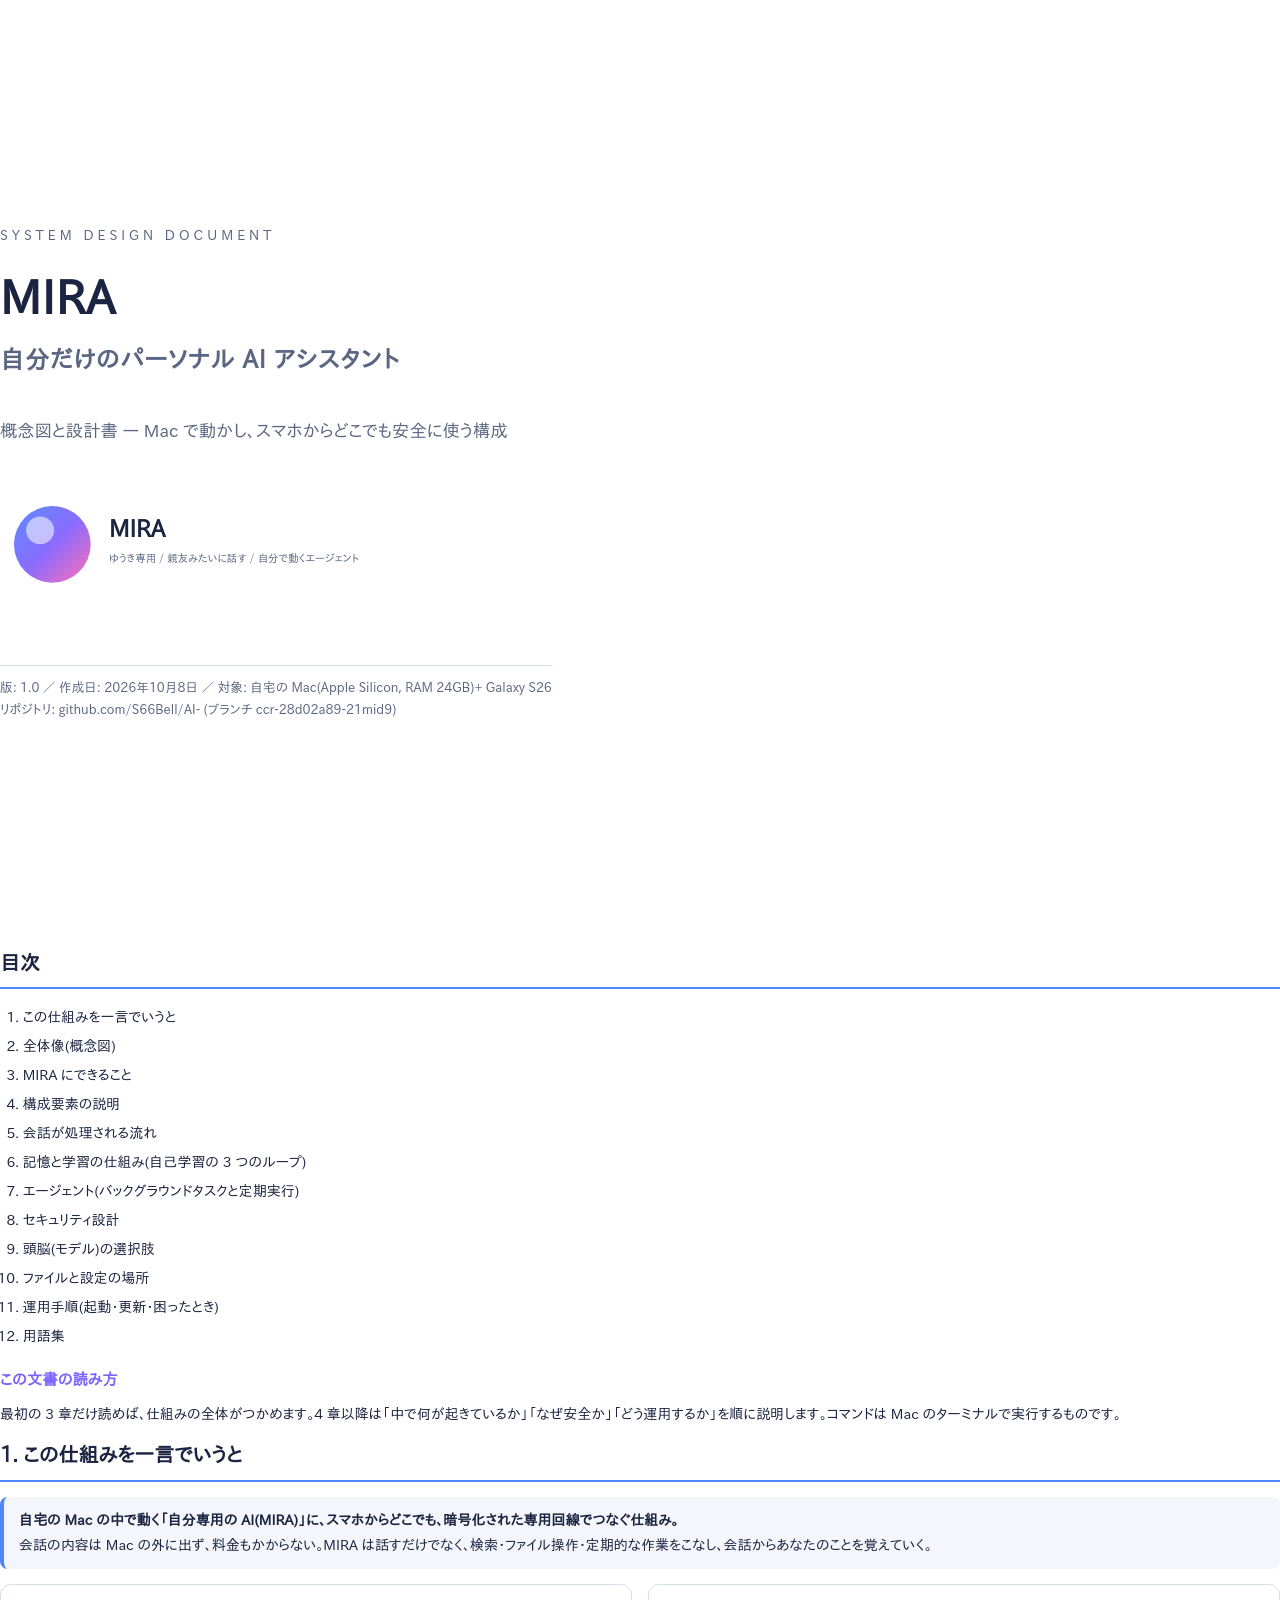
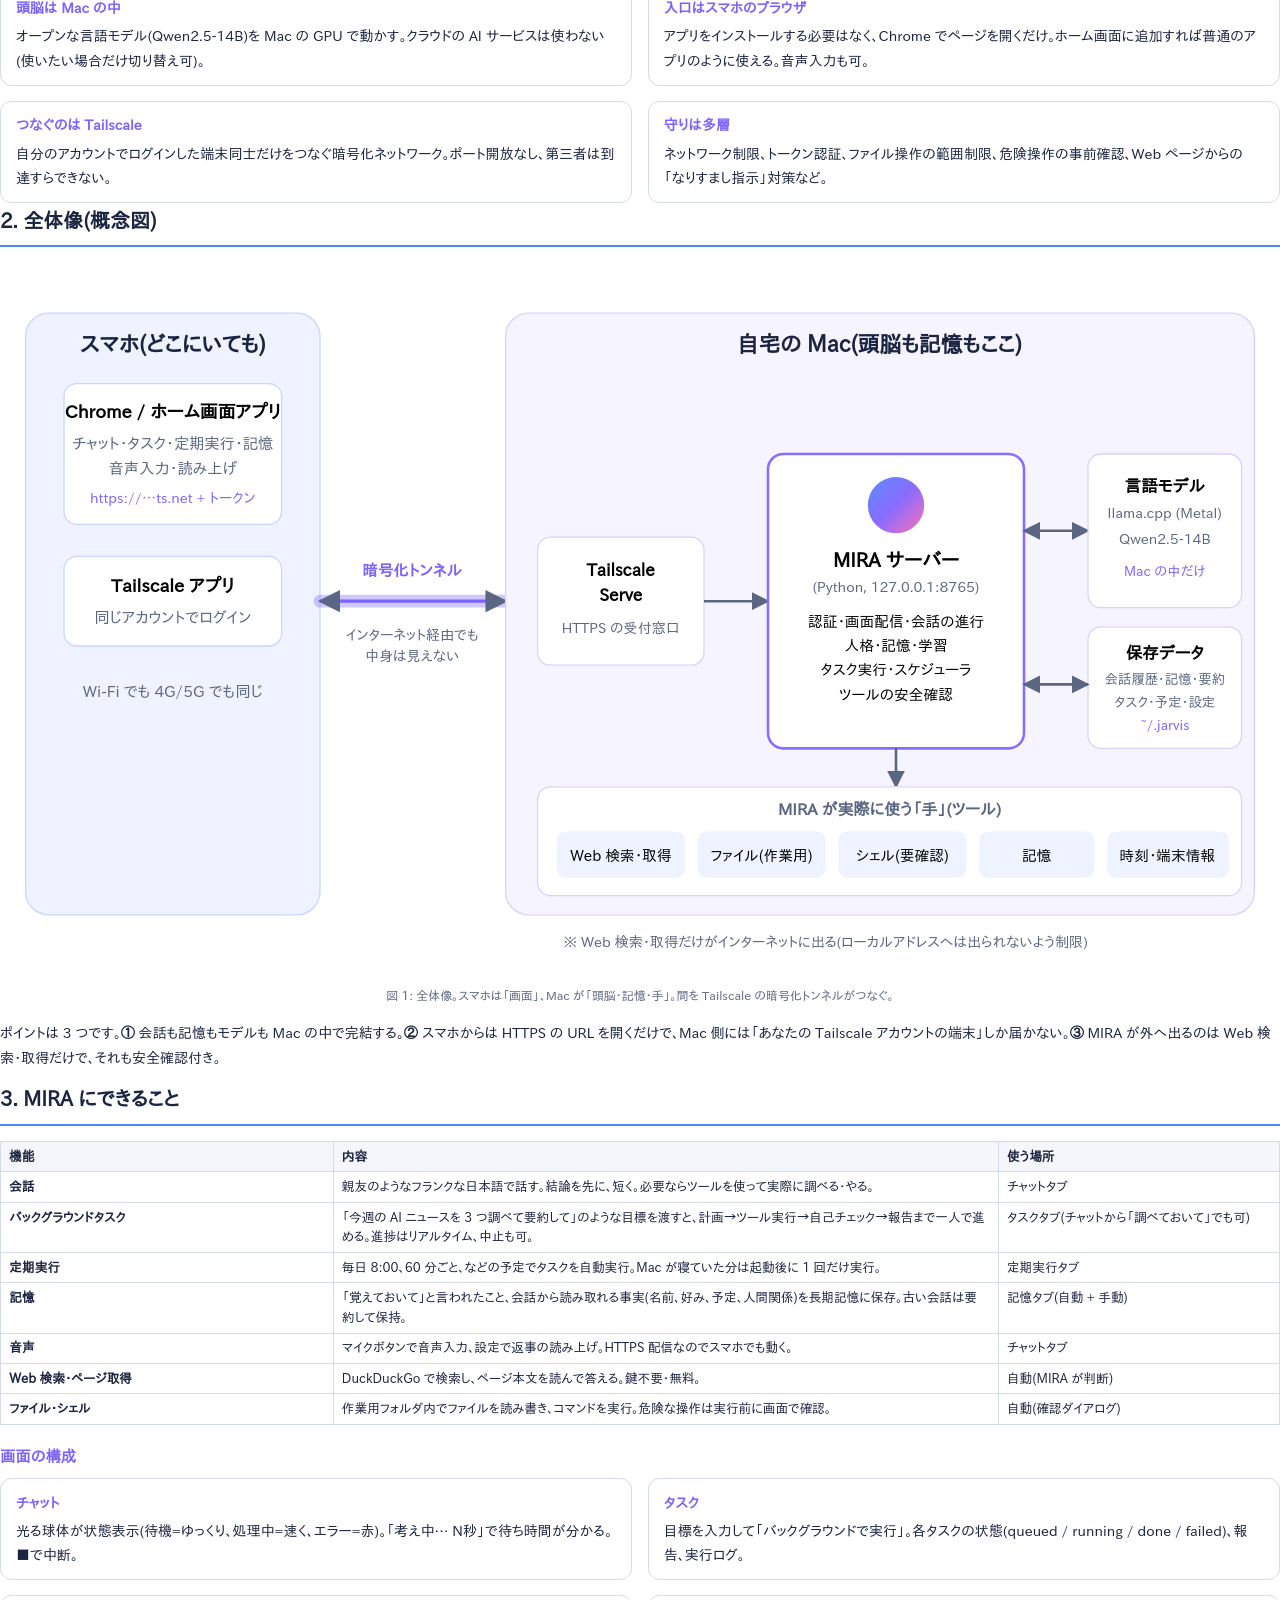
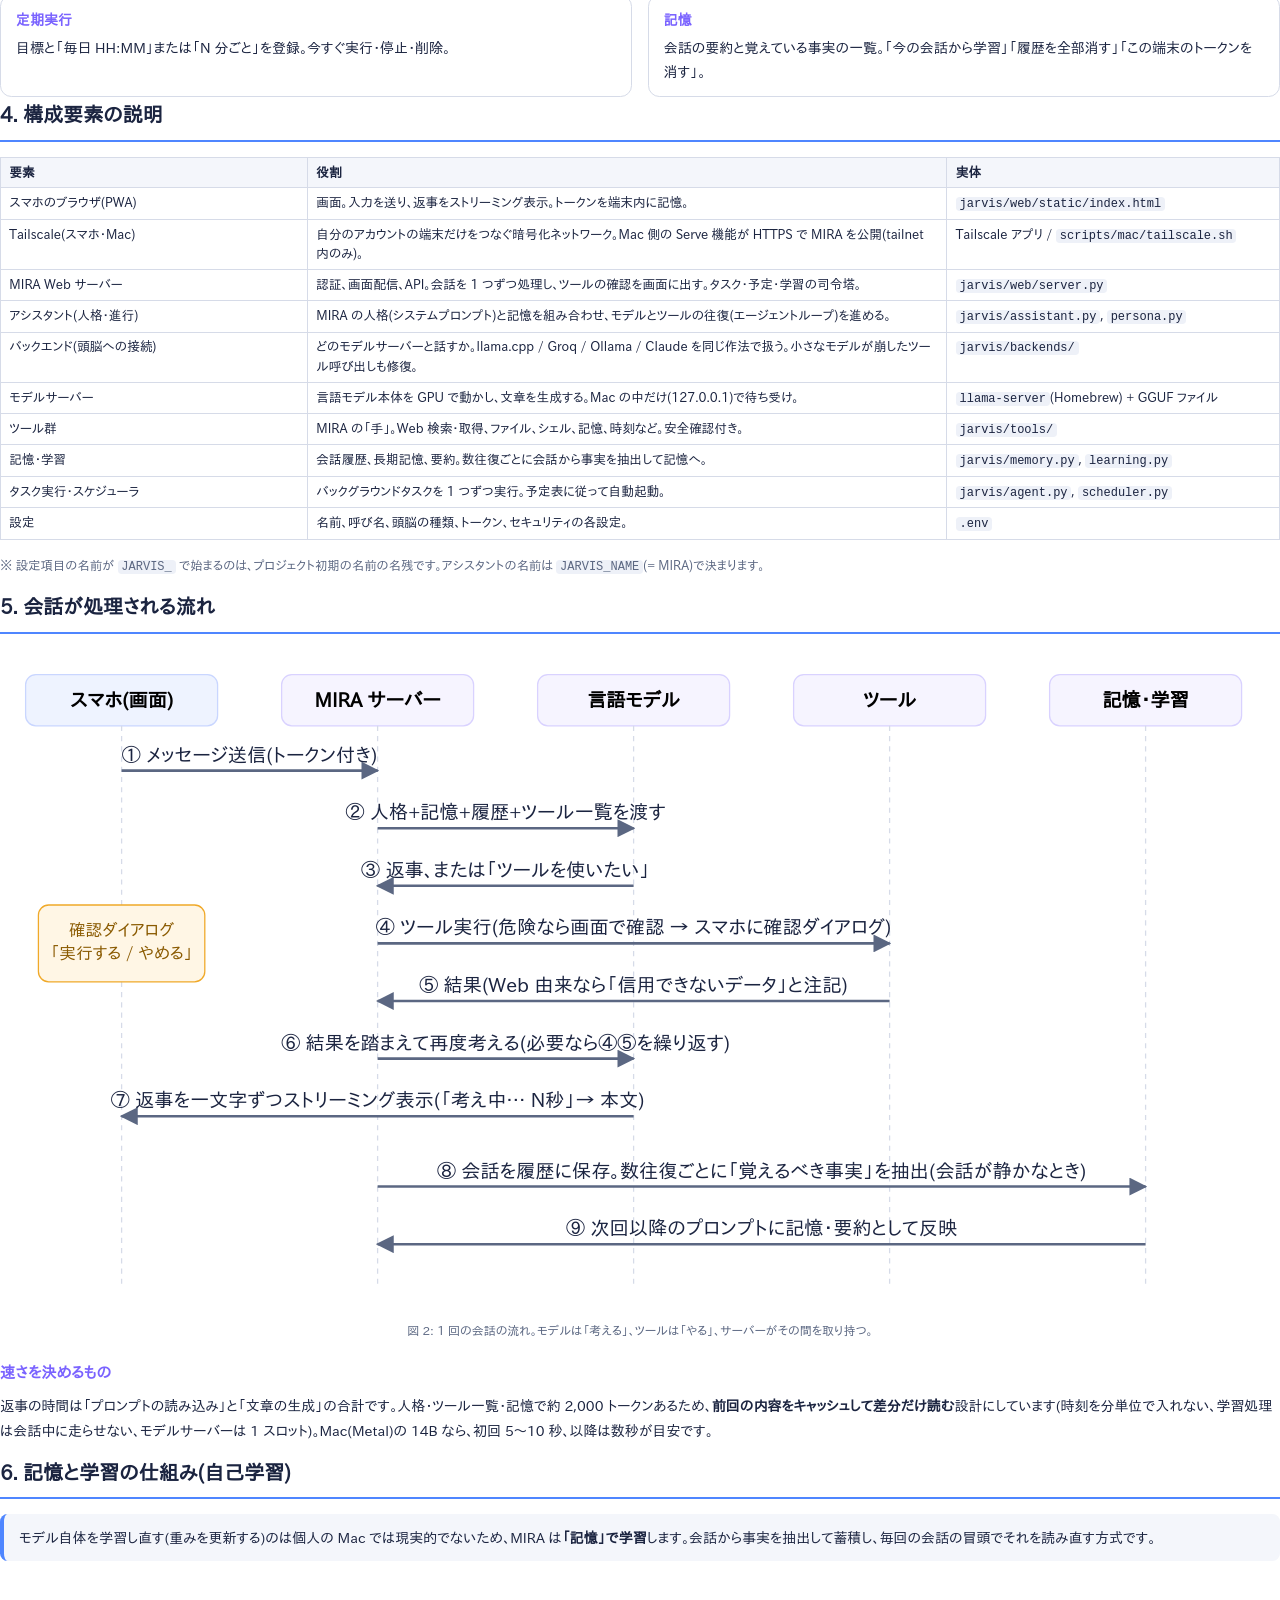
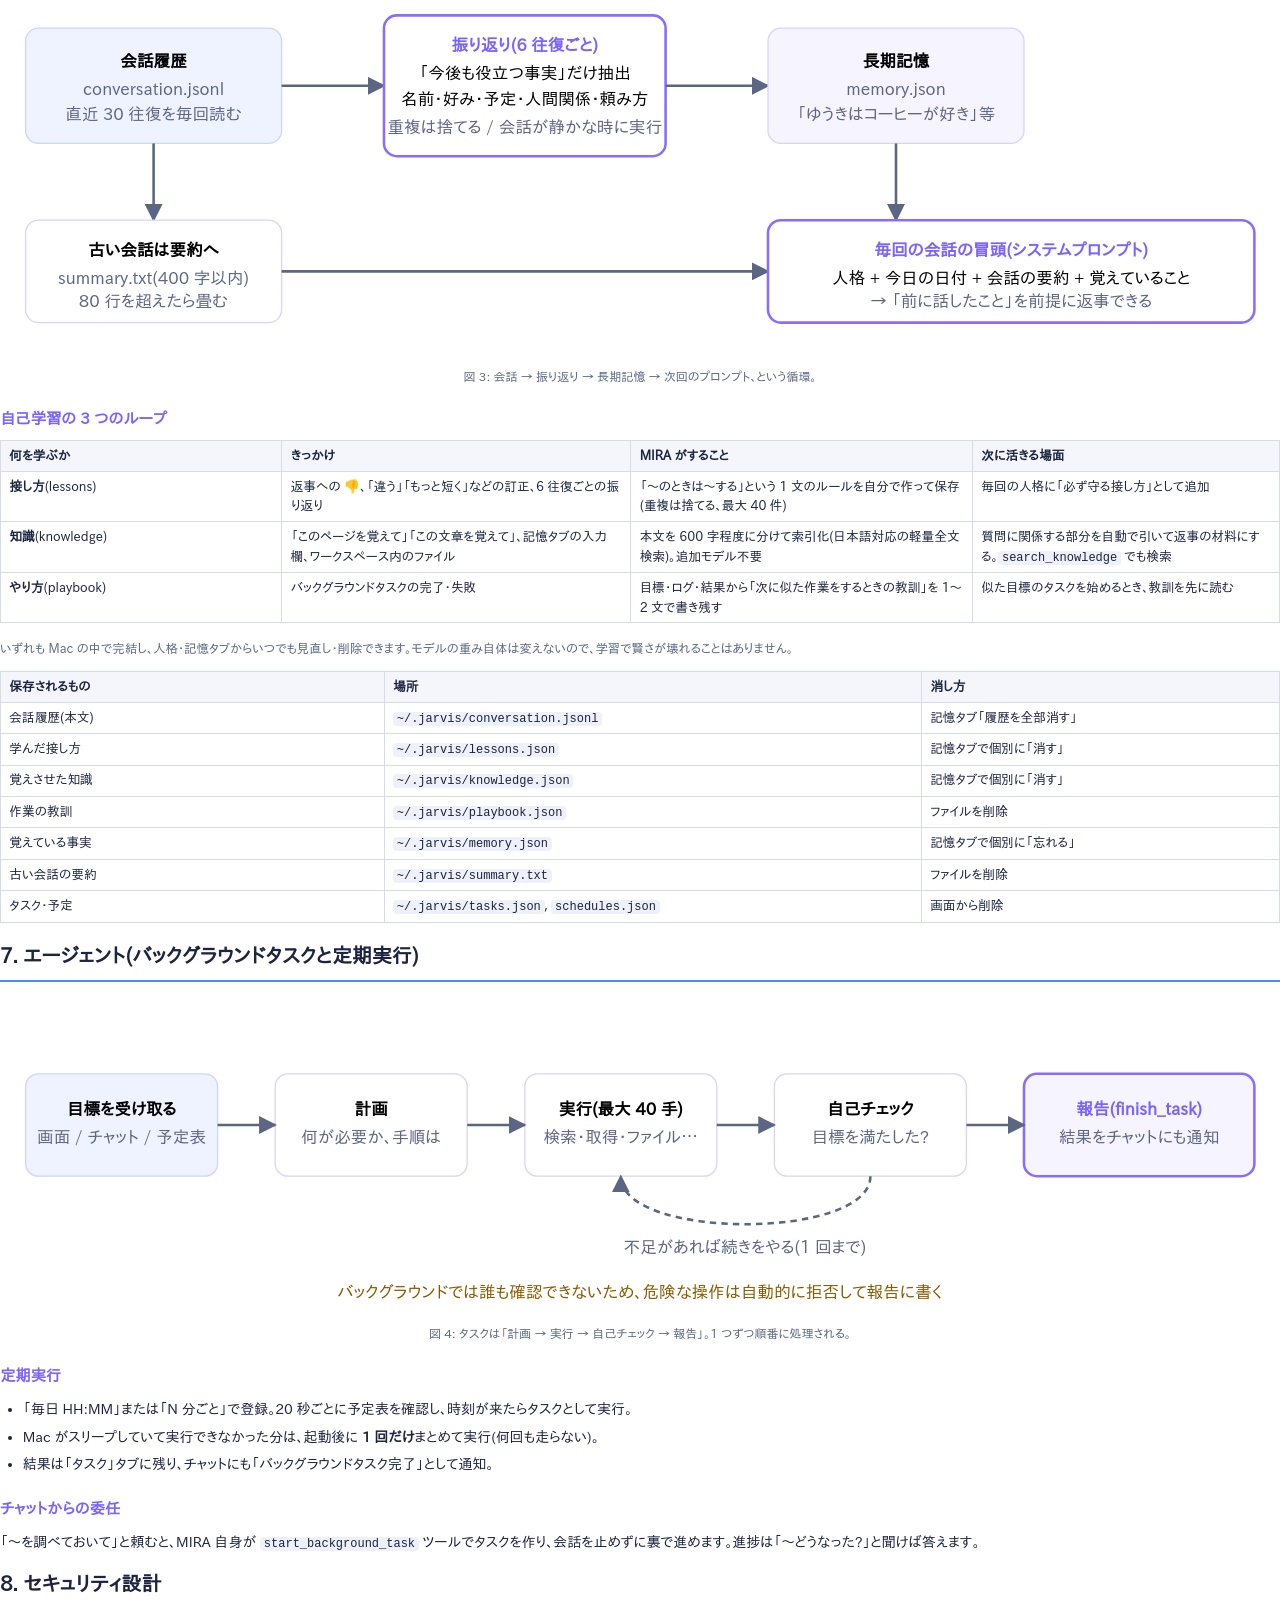
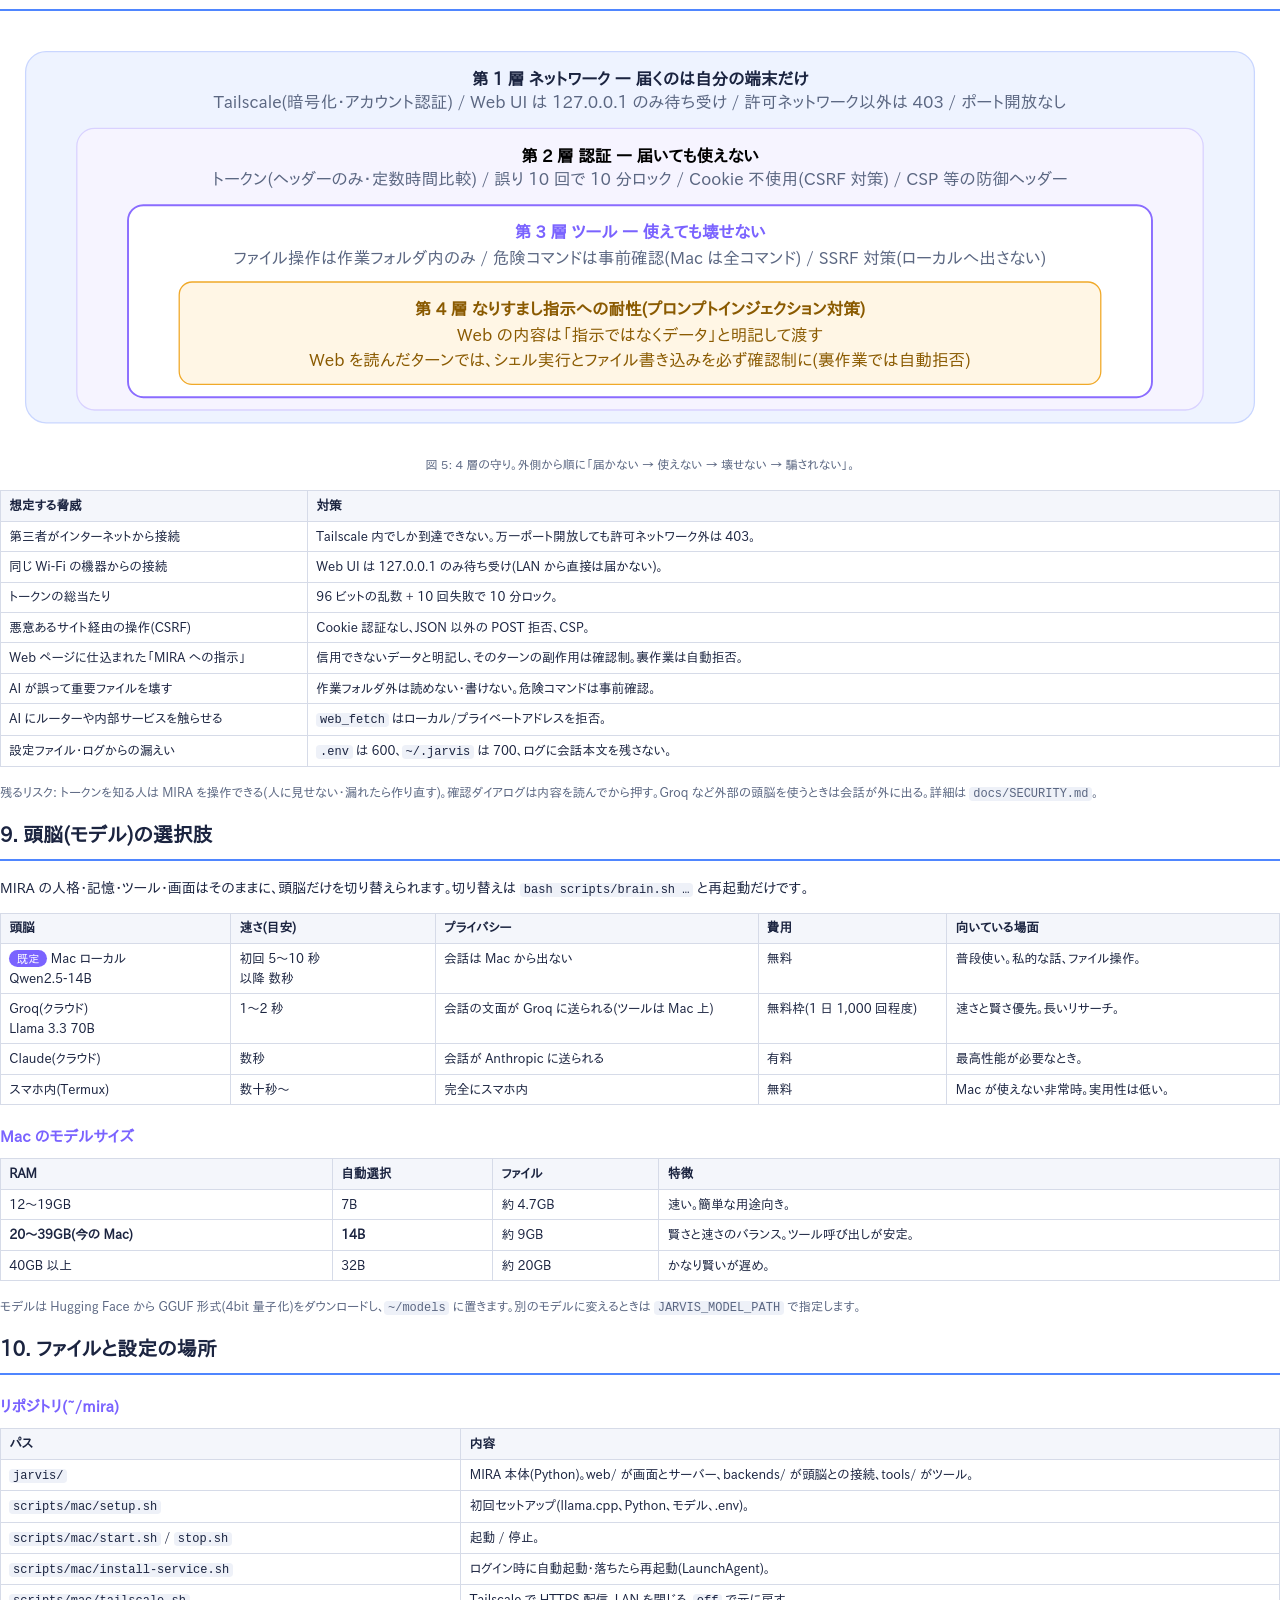
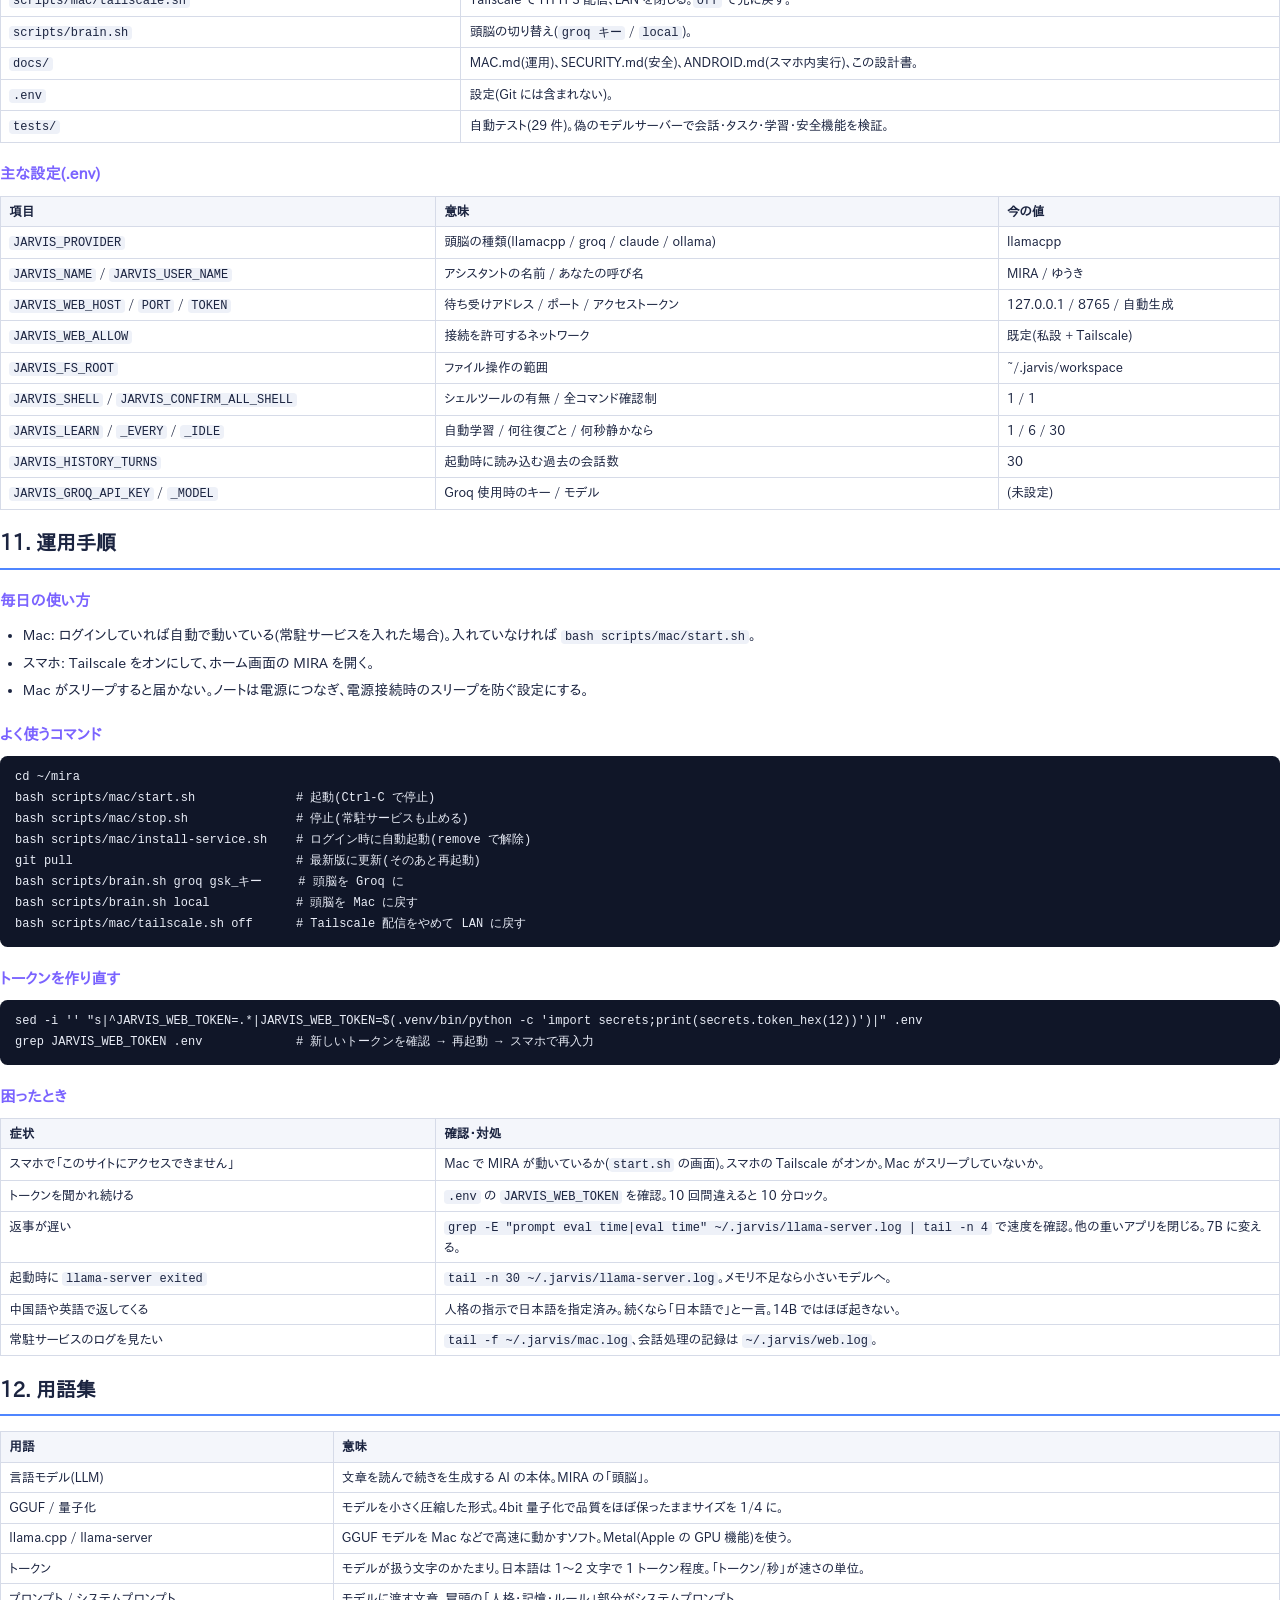
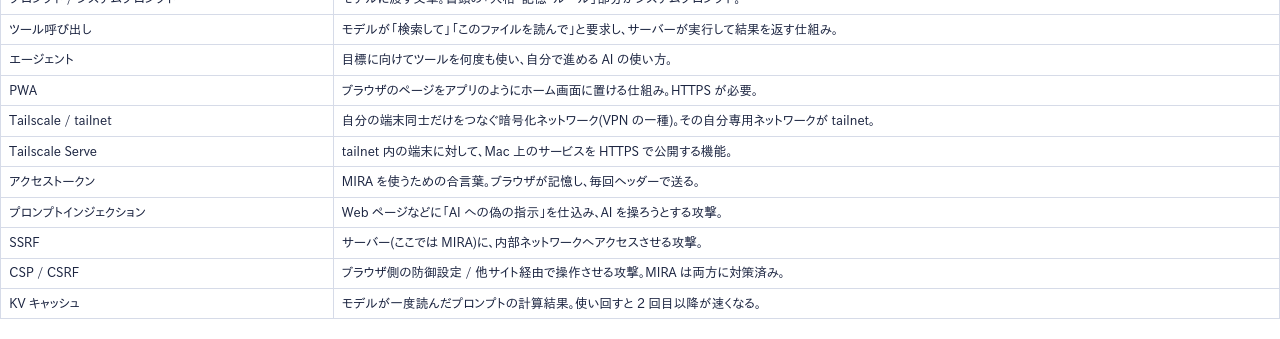
<file: docs/design/mira-design.html>
<!doctype html>
<html lang="ja">
<head>
<meta charset="utf-8">
<title>MIRA 設計書</title>
<style>
@page { size: A4; margin: 18mm 16mm 18mm 16mm; }
:root{ --ink:#1b2440; --muted:#5b6782; --line:#d6dbe8; --blue:#4f86ff; --purple:#7a63ff; --pink:#ff6fb5; --teal:#2fb8d6; --green:#2fbf8a; --amber:#f0a929; --red:#e5566a; --bg:#f4f6fb; }
*{box-sizing:border-box}
body{font-family:"IPAPGothic","IPAGothic","Hiragino Sans","Noto Sans JP",sans-serif;color:var(--ink);font-size:10.5pt;line-height:1.75;margin:0}
h1{font-size:22pt;margin:0 0 4mm;letter-spacing:.02em}
h2{font-size:15pt;margin:0 0 4mm;padding-bottom:2mm;border-bottom:2px solid var(--blue);page-break-after:avoid}
h3{font-size:11.5pt;margin:5mm 0 2mm;color:var(--purple);page-break-after:avoid}
p{margin:0 0 3mm}
.page{page-break-after:always}
.page:last-child{page-break-after:auto}
.cover{height:250mm;display:flex;flex-direction:column;justify-content:center;align-items:flex-start;gap:6mm}
.cover .kicker{color:var(--muted);letter-spacing:.3em;font-size:10pt}
.cover h1{font-size:34pt;line-height:1.2}
.cover .sub{font-size:13pt;color:var(--muted)}
.cover .meta{margin-top:12mm;color:var(--muted);font-size:9.5pt;border-top:1px solid var(--line);padding-top:3mm}
.lead{background:var(--bg);border-left:4px solid var(--blue);padding:3mm 4mm;border-radius:2mm;margin:0 0 4mm}
.grid2{display:grid;grid-template-columns:1fr 1fr;gap:4mm}
.card{border:1px solid var(--line);border-radius:3mm;padding:3mm 4mm;background:#fff;page-break-inside:avoid}
.card b{display:block;color:var(--purple);margin-bottom:1mm}
table{width:100%;border-collapse:collapse;margin:2mm 0 4mm;font-size:9.5pt}
tr{page-break-inside:avoid}
thead{display:table-header-group}
th,td{border:1px solid var(--line);padding:1.3mm 2.2mm;vertical-align:top;text-align:left;line-height:1.55}
th{background:var(--bg);font-weight:bold}
code{font-family:Menlo,Consolas,monospace;font-size:9pt;background:#eef1f8;padding:0 1mm;border-radius:1mm}
pre{font-family:Menlo,Consolas,monospace;font-size:9pt;background:#101628;color:#e9edf7;padding:3mm 4mm;border-radius:2mm;white-space:pre-wrap;margin:1mm 0 3mm}
ul,ol{margin:0 0 3mm;padding-left:6mm}
li{margin-bottom:.8mm}
.fig{margin:3mm 0 4mm;page-break-inside:avoid}
.fig svg{width:100%;height:auto;display:block}
.cap{font-size:9pt;color:var(--muted);text-align:center;margin-top:1.5mm}
.toc li{margin-bottom:1.2mm}
.note{font-size:9.3pt;color:var(--muted)}
.badge{display:inline-block;padding:0 2mm;border-radius:999px;font-size:8.5pt;color:#fff;background:var(--blue);margin-right:1mm}
.badge.g{background:var(--green)} .badge.a{background:var(--amber)} .badge.r{background:var(--red)} .badge.p{background:var(--purple)}
footer{position:fixed;bottom:-10mm;left:0;right:0;font-size:8.5pt;color:var(--muted);text-align:center}
</style>
</head>
<body>

<!-- ───────────── 表紙 ───────────── -->
<section class="page cover">
  <div class="kicker">SYSTEM DESIGN DOCUMENT</div>
  <h1>MIRA<br><span style="font-size:18pt;color:var(--muted)">自分だけのパーソナル AI アシスタント</span></h1>
  <div class="sub">概念図と設計書 ― Mac で動かし、スマホからどこでも安全に使う構成</div>
  <svg viewBox="0 0 520 120" style="width:120mm;margin-top:6mm">
    <defs><linearGradient id="g1" x1="0" y1="0" x2="1" y2="1"><stop offset="0" stop-color="#5b8cff"/><stop offset=".5" stop-color="#8a6cff"/><stop offset="1" stop-color="#ff6fb5"/></linearGradient></defs>
    <circle cx="60" cy="60" r="44" fill="url(#g1)"/><circle cx="46" cy="44" r="16" fill="#fff" opacity=".55"/>
    <text x="125" y="52" font-size="26" fill="#1b2440" font-weight="bold">MIRA</text>
    <text x="125" y="80" font-size="12" fill="#5b6782">ゆうき専用 / 親友みたいに話す / 自分で動くエージェント</text>
  </svg>
  <div class="meta">版: 1.0 ／ 作成日: 2026年10月8日 ／ 対象: 自宅の Mac(Apple Silicon, RAM 24GB)+ Galaxy S26<br>リポジトリ: github.com/S66Bell/AI- (ブランチ ccr-28d02a89-21mid9)</div>
</section>

<!-- ───────────── 目次 ───────────── -->
<section class="page">
  <h2>目次</h2>
  <ol class="toc">
    <li>この仕組みを一言でいうと</li>
    <li>全体像(概念図)</li>
    <li>MIRA にできること</li>
    <li>構成要素の説明</li>
    <li>会話が処理される流れ</li>
    <li>記憶と学習の仕組み(自己学習の 3 つのループ)</li>
    <li>エージェント(バックグラウンドタスクと定期実行)</li>
    <li>セキュリティ設計</li>
    <li>頭脳(モデル)の選択肢</li>
    <li>ファイルと設定の場所</li>
    <li>運用手順(起動・更新・困ったとき)</li>
    <li>用語集</li>
  </ol>
  <h3>この文書の読み方</h3>
  <p>最初の 3 章だけ読めば、仕組みの全体がつかめます。4 章以降は「中で何が起きているか」「なぜ安全か」「どう運用するか」を順に説明します。コマンドは Mac のターミナルで実行するものです。</p>
</section>

<!-- ───────────── 1. 一言で ───────────── -->
<section class="page">
  <h2>1. この仕組みを一言でいうと</h2>
  <div class="lead">
    <b>自宅の Mac の中で動く「自分専用の AI(MIRA)」に、スマホからどこでも、暗号化された専用回線でつなぐ仕組み。</b><br>
    会話の内容は Mac の外に出ず、料金もかからない。MIRA は話すだけでなく、検索・ファイル操作・定期的な作業をこなし、会話からあなたのことを覚えていく。
  </div>
  <div class="grid2">
    <div class="card"><b>頭脳は Mac の中</b>オープンな言語モデル(Qwen2.5-14B)を Mac の GPU で動かす。クラウドの AI サービスは使わない(使いたい場合だけ切り替え可)。</div>
    <div class="card"><b>入口はスマホのブラウザ</b>アプリをインストールする必要はなく、Chrome でページを開くだけ。ホーム画面に追加すれば普通のアプリのように使える。音声入力も可。</div>
    <div class="card"><b>つなぐのは Tailscale</b>自分のアカウントでログインした端末同士だけをつなぐ暗号化ネットワーク。ポート開放なし、第三者は到達すらできない。</div>
    <div class="card"><b>守りは多層</b>ネットワーク制限、トークン認証、ファイル操作の範囲制限、危険操作の事前確認、Web ページからの「なりすまし指示」対策など。</div>
  </div>
</section>

<!-- ───────────── 2. 全体像 ───────────── -->
<section class="page">
  <h2>2. 全体像(概念図)</h2>
  <div class="fig">
  <svg viewBox="0 0 1000 560" xmlns="http://www.w3.org/2000/svg" font-family="IPAPGothic, sans-serif">
    <defs>
      <marker id="arr" viewBox="0 0 10 10" refX="9" refY="5" markerWidth="7" markerHeight="7" orient="auto-start-reverse"><path d="M0,0 L10,5 L0,10 z" fill="#5b6782"/></marker>
      <linearGradient id="orb" x1="0" y1="0" x2="1" y2="1"><stop offset="0" stop-color="#5b8cff"/><stop offset=".5" stop-color="#8a6cff"/><stop offset="1" stop-color="#ff6fb5"/></linearGradient>
    </defs>
    <!-- phone zone -->
    <rect x="20" y="40" width="230" height="470" rx="18" fill="#eef3ff" stroke="#c9d6ff"/>
    <text x="135" y="70" text-anchor="middle" font-size="17" font-weight="bold" fill="#1b2440">スマホ(どこにいても)</text>
    <rect x="50" y="95" width="170" height="110" rx="10" fill="#fff" stroke="#c9d6ff"/>
    <text x="135" y="122" text-anchor="middle" font-size="14" font-weight="bold">Chrome / ホーム画面アプリ</text>
    <text x="135" y="146" text-anchor="middle" font-size="12" fill="#5b6782">チャット・タスク・定期実行・記憶</text>
    <text x="135" y="166" text-anchor="middle" font-size="12" fill="#5b6782">音声入力・読み上げ</text>
    <text x="135" y="188" text-anchor="middle" font-size="11" fill="#7a63ff">https://…ts.net + トークン</text>
    <rect x="50" y="230" width="170" height="70" rx="10" fill="#fff" stroke="#c9d6ff"/>
    <text x="135" y="258" text-anchor="middle" font-size="14" font-weight="bold">Tailscale アプリ</text>
    <text x="135" y="282" text-anchor="middle" font-size="12" fill="#5b6782">同じアカウントでログイン</text>
    <text x="135" y="340" text-anchor="middle" font-size="12" fill="#5b6782">Wi-Fi でも 4G/5G でも同じ</text>
    <!-- tunnel -->
    <path d="M250,265 C320,265 320,265 395,265" stroke="#7a63ff" stroke-width="10" fill="none" stroke-linecap="round" opacity=".35"/>
    <path d="M250,265 L395,265" stroke="#7a63ff" stroke-width="2.5" fill="none" marker-end="url(#arr)" marker-start="url(#arr)"/>
    <text x="322" y="245" text-anchor="middle" font-size="12" fill="#7a63ff" font-weight="bold">暗号化トンネル</text>
    <text x="322" y="295" text-anchor="middle" font-size="11" fill="#5b6782">インターネット経由でも</text>
    <text x="322" y="312" text-anchor="middle" font-size="11" fill="#5b6782">中身は見えない</text>
    <!-- mac zone -->
    <rect x="395" y="40" width="585" height="470" rx="18" fill="#f6f4ff" stroke="#d9d2ff"/>
    <text x="687" y="70" text-anchor="middle" font-size="17" font-weight="bold" fill="#1b2440">自宅の Mac(頭脳も記憶もここ)</text>
    <!-- tailscale serve -->
    <rect x="420" y="215" width="130" height="100" rx="10" fill="#fff" stroke="#d9d2ff"/>
    <text x="485" y="245" text-anchor="middle" font-size="13" font-weight="bold">Tailscale</text>
    <text x="485" y="265" text-anchor="middle" font-size="13" font-weight="bold">Serve</text>
    <text x="485" y="290" text-anchor="middle" font-size="11" fill="#5b6782">HTTPS の受付窓口</text>
    <path d="M550,265 L600,265" stroke="#5b6782" stroke-width="2" marker-end="url(#arr)"/>
    <!-- MIRA server -->
    <rect x="600" y="150" width="200" height="230" rx="12" fill="#fff" stroke="#8a6cff" stroke-width="2"/>
    <circle cx="700" cy="190" r="22" fill="url(#orb)"/>
    <text x="700" y="238" text-anchor="middle" font-size="15" font-weight="bold">MIRA サーバー</text>
    <text x="700" y="258" text-anchor="middle" font-size="11" fill="#5b6782">(Python, 127.0.0.1:8765)</text>
    <text x="700" y="285" text-anchor="middle" font-size="11.5">認証・画面配信・会話の進行</text>
    <text x="700" y="304" text-anchor="middle" font-size="11.5">人格・記憶・学習</text>
    <text x="700" y="323" text-anchor="middle" font-size="11.5">タスク実行・スケジューラ</text>
    <text x="700" y="342" text-anchor="middle" font-size="11.5">ツールの安全確認</text>
    <!-- model -->
    <path d="M800,210 L850,210" stroke="#5b6782" stroke-width="2" marker-end="url(#arr)" marker-start="url(#arr)"/>
    <rect x="850" y="150" width="120" height="120" rx="10" fill="#fff" stroke="#d9d2ff"/>
    <text x="910" y="180" text-anchor="middle" font-size="13" font-weight="bold">言語モデル</text>
    <text x="910" y="200" text-anchor="middle" font-size="11" fill="#5b6782">llama.cpp (Metal)</text>
    <text x="910" y="220" text-anchor="middle" font-size="11" fill="#5b6782">Qwen2.5-14B</text>
    <text x="910" y="245" text-anchor="middle" font-size="10.5" fill="#7a63ff">Mac の中だけ</text>
    <!-- tools -->
    <path d="M700,380 L700,410" stroke="#5b6782" stroke-width="2" marker-end="url(#arr)"/>
    <rect x="420" y="410" width="550" height="85" rx="10" fill="#fff" stroke="#d9d2ff"/>
    <text x="695" y="432" text-anchor="middle" font-size="12.5" font-weight="bold" fill="#5b6782">MIRA が実際に使う「手」(ツール)</text>
    <g font-size="11.5" text-anchor="middle">
      <rect x="435" y="445" width="100" height="36" rx="7" fill="#eef3ff"/><text x="485" y="468">Web 検索・取得</text>
      <rect x="545" y="445" width="100" height="36" rx="7" fill="#eef3ff"/><text x="595" y="468">ファイル(作業用)</text>
      <rect x="655" y="445" width="100" height="36" rx="7" fill="#eef3ff"/><text x="705" y="468">シェル(要確認)</text>
      <rect x="765" y="445" width="90" height="36" rx="7" fill="#eef3ff"/><text x="810" y="468">記憶</text>
      <rect x="865" y="445" width="95" height="36" rx="7" fill="#eef3ff"/><text x="912" y="468">時刻・端末情報</text>
    </g>
    <!-- storage -->
    <rect x="850" y="285" width="120" height="95" rx="10" fill="#fff" stroke="#d9d2ff"/>
    <text x="910" y="310" text-anchor="middle" font-size="13" font-weight="bold">保存データ</text>
    <text x="910" y="330" text-anchor="middle" font-size="10.5" fill="#5b6782">会話履歴・記憶・要約</text>
    <text x="910" y="348" text-anchor="middle" font-size="10.5" fill="#5b6782">タスク・予定・設定</text>
    <text x="910" y="366" text-anchor="middle" font-size="10.5" fill="#7a63ff">~/.jarvis</text>
    <path d="M800,330 L850,330" stroke="#5b6782" stroke-width="2" marker-end="url(#arr)" marker-start="url(#arr)"/>
    <!-- internet -->
    <path d="M485,410 L485,395 L485,380" stroke="#5b6782" stroke-width="0"/>
    <text x="440" y="535" font-size="11" fill="#5b6782">※ Web 検索・取得だけがインターネットに出る(ローカルアドレスへは出られないよう制限)</text>
  </svg>
  <div class="cap">図 1: 全体像。スマホは「画面」、Mac が「頭脳・記憶・手」。間を Tailscale の暗号化トンネルがつなぐ。</div>
  </div>
  <p>ポイントは 3 つです。<b>①</b> 会話も記憶もモデルも Mac の中で完結する。<b>②</b> スマホからは HTTPS の URL を開くだけで、Mac 側には「あなたの Tailscale アカウントの端末」しか届かない。<b>③</b> MIRA が外へ出るのは Web 検索・取得だけで、それも安全確認付き。</p>
</section>

<!-- ───────────── 3. できること ───────────── -->
<section class="page">
  <h2>3. MIRA にできること</h2>
  <table>
    <tr><th style="width:26%">機能</th><th>内容</th><th style="width:22%">使う場所</th></tr>
    <tr><td><b>会話</b></td><td>親友のようなフランクな日本語で話す。結論を先に、短く。必要ならツールを使って実際に調べる・やる。</td><td>チャットタブ</td></tr>
    <tr><td><b>バックグラウンドタスク</b></td><td>「今週の AI ニュースを 3 つ調べて要約して」のような目標を渡すと、計画→ツール実行→自己チェック→報告まで一人で進める。進捗はリアルタイム、中止も可。</td><td>タスクタブ(チャットから「調べておいて」でも可)</td></tr>
    <tr><td><b>定期実行</b></td><td>毎日 8:00、60 分ごと、などの予定でタスクを自動実行。Mac が寝ていた分は起動後に 1 回だけ実行。</td><td>定期実行タブ</td></tr>
    <tr><td><b>記憶</b></td><td>「覚えておいて」と言われたこと、会話から読み取れる事実(名前、好み、予定、人間関係)を長期記憶に保存。古い会話は要約して保持。</td><td>記憶タブ(自動 + 手動)</td></tr>
    <tr><td><b>音声</b></td><td>マイクボタンで音声入力、設定で返事の読み上げ。HTTPS 配信なのでスマホでも動く。</td><td>チャットタブ</td></tr>
    <tr><td><b>Web 検索・ページ取得</b></td><td>DuckDuckGo で検索し、ページ本文を読んで答える。鍵不要・無料。</td><td>自動(MIRA が判断)</td></tr>
    <tr><td><b>ファイル・シェル</b></td><td>作業用フォルダ内でファイルを読み書き、コマンドを実行。危険な操作は実行前に画面で確認。</td><td>自動(確認ダイアログ)</td></tr>
  </table>
  <h3>画面の構成</h3>
  <div class="grid2">
    <div class="card"><b>チャット</b>光る球体が状態表示(待機=ゆっくり、処理中=速く、エラー=赤)。「考え中… N秒」で待ち時間が分かる。■で中断。</div>
    <div class="card"><b>タスク</b>目標を入力して「バックグラウンドで実行」。各タスクの状態(queued / running / done / failed)、報告、実行ログ。</div>
    <div class="card"><b>定期実行</b>目標と「毎日 HH:MM」または「N 分ごと」を登録。今すぐ実行・停止・削除。</div>
    <div class="card"><b>記憶</b>会話の要約と覚えている事実の一覧。「今の会話から学習」「履歴を全部消す」「この端末のトークンを消す」。</div>
  </div>
</section>

<!-- ───────────── 4. 構成要素 ───────────── -->
<section class="page">
  <h2>4. 構成要素の説明</h2>
  <table>
    <tr><th style="width:24%">要素</th><th>役割</th><th style="width:26%">実体</th></tr>
    <tr><td>スマホのブラウザ(PWA)</td><td>画面。入力を送り、返事をストリーミング表示。トークンを端末内に記憶。</td><td><code>jarvis/web/static/index.html</code></td></tr>
    <tr><td>Tailscale(スマホ・Mac)</td><td>自分のアカウントの端末だけをつなぐ暗号化ネットワーク。Mac 側の Serve 機能が HTTPS で MIRA を公開(tailnet 内のみ)。</td><td>Tailscale アプリ / <code>scripts/mac/tailscale.sh</code></td></tr>
    <tr><td>MIRA Web サーバー</td><td>認証、画面配信、API。会話を 1 つずつ処理し、ツールの確認を画面に出す。タスク・予定・学習の司令塔。</td><td><code>jarvis/web/server.py</code></td></tr>
    <tr><td>アシスタント(人格・進行)</td><td>MIRA の人格(システムプロンプト)と記憶を組み合わせ、モデルとツールの往復(エージェントループ)を進める。</td><td><code>jarvis/assistant.py</code>, <code>persona.py</code></td></tr>
    <tr><td>バックエンド(頭脳への接続)</td><td>どのモデルサーバーと話すか。llama.cpp / Groq / Ollama / Claude を同じ作法で扱う。小さなモデルが崩したツール呼び出しも修復。</td><td><code>jarvis/backends/</code></td></tr>
    <tr><td>モデルサーバー</td><td>言語モデル本体を GPU で動かし、文章を生成する。Mac の中だけ(127.0.0.1)で待ち受け。</td><td><code>llama-server</code>(Homebrew) + GGUF ファイル</td></tr>
    <tr><td>ツール群</td><td>MIRA の「手」。Web 検索・取得、ファイル、シェル、記憶、時刻など。安全確認付き。</td><td><code>jarvis/tools/</code></td></tr>
    <tr><td>記憶・学習</td><td>会話履歴、長期記憶、要約。数往復ごとに会話から事実を抽出して記憶へ。</td><td><code>jarvis/memory.py</code>, <code>learning.py</code></td></tr>
    <tr><td>タスク実行・スケジューラ</td><td>バックグラウンドタスクを 1 つずつ実行。予定表に従って自動起動。</td><td><code>jarvis/agent.py</code>, <code>scheduler.py</code></td></tr>
    <tr><td>設定</td><td>名前、呼び名、頭脳の種類、トークン、セキュリティの各設定。</td><td><code>.env</code></td></tr>
  </table>
  <p class="note">※ 設定項目の名前が <code>JARVIS_</code> で始まるのは、プロジェクト初期の名前の名残です。アシスタントの名前は <code>JARVIS_NAME</code>(= MIRA)で決まります。</p>
</section>

<!-- ───────────── 5. 会話の流れ ───────────── -->
<section class="page">
  <h2>5. 会話が処理される流れ</h2>
  <div class="fig">
  <svg viewBox="0 0 1000 520" xmlns="http://www.w3.org/2000/svg" font-family="IPAPGothic, sans-serif" font-size="14.5">
    <defs><marker id="a2" viewBox="0 0 10 10" refX="9" refY="5" markerWidth="7" markerHeight="7" orient="auto-start-reverse"><path d="M0,0 L10,5 L0,10 z" fill="#5b6782"/></marker></defs>
    <!-- lanes -->
    <g font-weight="bold" text-anchor="middle" font-size="15">
      <rect x="20" y="20" width="150" height="40" rx="8" fill="#eef3ff" stroke="#c9d6ff"/><text x="95" y="45">スマホ(画面)</text>
      <rect x="220" y="20" width="150" height="40" rx="8" fill="#f6f4ff" stroke="#d9d2ff"/><text x="295" y="45">MIRA サーバー</text>
      <rect x="420" y="20" width="150" height="40" rx="8" fill="#f6f4ff" stroke="#d9d2ff"/><text x="495" y="45">言語モデル</text>
      <rect x="620" y="20" width="150" height="40" rx="8" fill="#f6f4ff" stroke="#d9d2ff"/><text x="695" y="45">ツール</text>
      <rect x="820" y="20" width="150" height="40" rx="8" fill="#f6f4ff" stroke="#d9d2ff"/><text x="895" y="45">記憶・学習</text>
    </g>
    <g stroke="#d6dbe8" stroke-dasharray="4 4"><line x1="95" y1="60" x2="95" y2="500"/><line x1="295" y1="60" x2="295" y2="500"/><line x1="495" y1="60" x2="495" y2="500"/><line x1="695" y1="60" x2="695" y2="500"/><line x1="895" y1="60" x2="895" y2="500"/></g>
    <!-- steps -->
    <g stroke="#5b6782" stroke-width="2" fill="none">
      <path d="M95,95 L295,95" marker-end="url(#a2)"/>
      <path d="M295,140 L495,140" marker-end="url(#a2)"/>
      <path d="M495,185 L295,185" marker-end="url(#a2)"/>
      <path d="M295,230 L695,230" marker-end="url(#a2)"/>
      <path d="M695,275 L295,275" marker-end="url(#a2)"/>
      <path d="M295,320 L495,320" marker-end="url(#a2)"/>
      <path d="M495,365 L95,365" marker-end="url(#a2)"/>
      <path d="M295,420 L895,420" marker-end="url(#a2)"/>
      <path d="M895,465 L295,465" marker-end="url(#a2)"/>
    </g>
    <g fill="#1b2440" font-size="15">
      <text x="195" y="88" text-anchor="middle">① メッセージ送信(トークン付き)</text>
      <text x="395" y="133" text-anchor="middle">② 人格+記憶+履歴+ツール一覧を渡す</text>
      <text x="395" y="178" text-anchor="middle">③ 返事、または「ツールを使いたい」</text>
      <text x="495" y="223" text-anchor="middle">④ ツール実行(危険なら画面で確認 → スマホに確認ダイアログ)</text>
      <text x="495" y="268" text-anchor="middle">⑤ 結果(Web 由来なら「信用できないデータ」と注記)</text>
      <text x="395" y="313" text-anchor="middle">⑥ 結果を踏まえて再度考える(必要なら④⑤を繰り返す)</text>
      <text x="295" y="358" text-anchor="middle">⑦ 返事を一文字ずつストリーミング表示(「考え中… N秒」→ 本文)</text>
      <text x="595" y="413" text-anchor="middle">⑧ 会話を履歴に保存。数往復ごとに「覚えるべき事実」を抽出(会話が静かなとき)</text>
      <text x="595" y="458" text-anchor="middle">⑨ 次回以降のプロンプトに記憶・要約として反映</text>
    </g>
    <rect x="30" y="200" width="130" height="60" rx="8" fill="#fff6e5" stroke="#f0a929"/>
    <text x="95" y="224" text-anchor="middle" font-size="13" fill="#8a5a00">確認ダイアログ</text>
    <text x="95" y="242" text-anchor="middle" font-size="13" fill="#8a5a00">「実行する / やめる」</text>
  </svg>
  <div class="cap">図 2: 1 回の会話の流れ。モデルは「考える」、ツールは「やる」、サーバーがその間を取り持つ。</div>
  </div>
  <h3>速さを決めるもの</h3>
  <p>返事の時間は「プロンプトの読み込み」と「文章の生成」の合計です。人格・ツール一覧・記憶で約 2,000 トークンあるため、<b>前回の内容をキャッシュして差分だけ読む</b>設計にしています(時刻を分単位で入れない、学習処理は会話中に走らせない、モデルサーバーは 1 スロット)。Mac(Metal)の 14B なら、初回 5〜10 秒、以降は数秒が目安です。</p>
</section>

<!-- ───────────── 6. 記憶と学習 ───────────── -->
<section class="page">
  <h2>6. 記憶と学習の仕組み(自己学習)</h2>
  <div class="lead">モデル自体を学習し直す(重みを更新する)のは個人の Mac では現実的でないため、MIRA は<b>「記憶」で学習</b>します。会話から事実を抽出して蓄積し、毎回の会話の冒頭でそれを読み直す方式です。</div>
  <div class="fig">
  <svg viewBox="0 0 1000 300" xmlns="http://www.w3.org/2000/svg" font-family="IPAPGothic, sans-serif" font-size="13">
    <defs><marker id="a3" viewBox="0 0 10 10" refX="9" refY="5" markerWidth="7" markerHeight="7" orient="auto-start-reverse"><path d="M0,0 L10,5 L0,10 z" fill="#5b6782"/></marker></defs>
    <rect x="20" y="40" width="200" height="90" rx="10" fill="#eef3ff" stroke="#c9d6ff"/>
    <text x="120" y="70" text-anchor="middle" font-weight="bold" font-size="13">会話履歴</text>
    <text x="120" y="92" text-anchor="middle" fill="#5b6782">conversation.jsonl</text>
    <text x="120" y="112" text-anchor="middle" fill="#5b6782">直近 30 往復を毎回読む</text>
    <path d="M220,85 L300,85" stroke="#5b6782" stroke-width="2" marker-end="url(#a3)"/>
    <rect x="300" y="30" width="220" height="110" rx="10" fill="#fff" stroke="#8a6cff" stroke-width="2"/>
    <text x="410" y="58" text-anchor="middle" font-weight="bold" font-size="13" fill="#7a63ff">振り返り(6 往復ごと)</text>
    <text x="410" y="80" text-anchor="middle">「今後も役立つ事実」だけ抽出</text>
    <text x="410" y="100" text-anchor="middle">名前・好み・予定・人間関係・頼み方</text>
    <text x="410" y="122" text-anchor="middle" fill="#5b6782">重複は捨てる / 会話が静かな時に実行</text>
    <path d="M520,85 L600,85" stroke="#5b6782" stroke-width="2" marker-end="url(#a3)"/>
    <rect x="600" y="40" width="200" height="90" rx="10" fill="#f6f4ff" stroke="#d9d2ff"/>
    <text x="700" y="70" text-anchor="middle" font-weight="bold" font-size="13">長期記憶</text>
    <text x="700" y="92" text-anchor="middle" fill="#5b6782">memory.json</text>
    <text x="700" y="112" text-anchor="middle" fill="#5b6782">「ゆうきはコーヒーが好き」等</text>
    <!-- summary -->
    <path d="M120,130 L120,190" stroke="#5b6782" stroke-width="2" marker-end="url(#a3)"/>
    <rect x="20" y="190" width="200" height="80" rx="10" fill="#fff" stroke="#d9d2ff"/>
    <text x="120" y="218" text-anchor="middle" font-weight="bold" font-size="13">古い会話は要約へ</text>
    <text x="120" y="240" text-anchor="middle" fill="#5b6782">summary.txt(400 字以内)</text>
    <text x="120" y="258" text-anchor="middle" fill="#5b6782">80 行を超えたら畳む</text>
    <!-- prompt -->
    <path d="M700,130 L700,190" stroke="#5b6782" stroke-width="2" marker-end="url(#a3)"/>
    <path d="M220,230 L600,230" stroke="#5b6782" stroke-width="2" marker-end="url(#a3)"/>
    <rect x="600" y="190" width="380" height="80" rx="10" fill="#fff" stroke="#8a6cff" stroke-width="2"/>
    <text x="790" y="218" text-anchor="middle" font-weight="bold" font-size="13" fill="#7a63ff">毎回の会話の冒頭(システムプロンプト)</text>
    <text x="790" y="240" text-anchor="middle">人格 + 今日の日付 + 会話の要約 + 覚えていること</text>
    <text x="790" y="258" text-anchor="middle" fill="#5b6782">→ 「前に話したこと」を前提に返事できる</text>
  </svg>
  <div class="cap">図 3: 会話 → 振り返り → 長期記憶 → 次回のプロンプト、という循環。</div>
  </div>
  <h3>自己学習の 3 つのループ</h3>
  <table>
    <tr><th style="width:22%">何を学ぶか</th><th>きっかけ</th><th>MIRA がすること</th><th style="width:24%">次に活きる場面</th></tr>
    <tr><td><b>接し方</b>(lessons)</td><td>返事への 👎、「違う」「もっと短く」などの訂正、6 往復ごとの振り返り</td><td>「〜のときは〜する」という 1 文のルールを自分で作って保存(重複は捨てる、最大 40 件)</td><td>毎回の人格に「必ず守る接し方」として追加</td></tr>
    <tr><td><b>知識</b>(knowledge)</td><td>「このページを覚えて」「この文章を覚えて」、記憶タブの入力欄、ワークスペース内のファイル</td><td>本文を 600 字程度に分けて索引化(日本語対応の軽量全文検索)。追加モデル不要</td><td>質問に関係する部分を自動で引いて返事の材料にする。<code>search_knowledge</code> でも検索</td></tr>
    <tr><td><b>やり方</b>(playbook)</td><td>バックグラウンドタスクの完了・失敗</td><td>目標・ログ・結果から「次に似た作業をするときの教訓」を 1〜2 文で書き残す</td><td>似た目標のタスクを始めるとき、教訓を先に読む</td></tr>
  </table>
  <p class="note">いずれも Mac の中で完結し、人格・記憶タブからいつでも見直し・削除できます。モデルの重み自体は変えないので、学習で賢さが壊れることはありません。</p>
  <table>
    <tr><th style="width:30%">保存されるもの</th><th>場所</th><th style="width:28%">消し方</th></tr>
    <tr><td>会話履歴(本文)</td><td><code>~/.jarvis/conversation.jsonl</code></td><td>記憶タブ「履歴を全部消す」</td></tr>
    <tr><td>学んだ接し方</td><td><code>~/.jarvis/lessons.json</code></td><td>記憶タブで個別に「消す」</td></tr>
    <tr><td>覚えさせた知識</td><td><code>~/.jarvis/knowledge.json</code></td><td>記憶タブで個別に「消す」</td></tr>
    <tr><td>作業の教訓</td><td><code>~/.jarvis/playbook.json</code></td><td>ファイルを削除</td></tr>
    <tr><td>覚えている事実</td><td><code>~/.jarvis/memory.json</code></td><td>記憶タブで個別に「忘れる」</td></tr>
    <tr><td>古い会話の要約</td><td><code>~/.jarvis/summary.txt</code></td><td>ファイルを削除</td></tr>
    <tr><td>タスク・予定</td><td><code>~/.jarvis/tasks.json</code>, <code>schedules.json</code></td><td>画面から削除</td></tr>
  </table>
</section>

<!-- ───────────── 7. エージェント ───────────── -->
<section class="page">
  <h2>7. エージェント(バックグラウンドタスクと定期実行)</h2>
  <div class="fig">
  <svg viewBox="0 0 1000 250" xmlns="http://www.w3.org/2000/svg" font-family="IPAPGothic, sans-serif" font-size="13">
    <defs><marker id="a4" viewBox="0 0 10 10" refX="9" refY="5" markerWidth="7" markerHeight="7" orient="auto-start-reverse"><path d="M0,0 L10,5 L0,10 z" fill="#5b6782"/></marker></defs>
    <g text-anchor="middle">
      <rect x="20" y="60" width="150" height="80" rx="10" fill="#eef3ff" stroke="#c9d6ff"/><text x="95" y="92" font-weight="bold" font-size="13">目標を受け取る</text><text x="95" y="114" fill="#5b6782">画面 / チャット / 予定表</text>
      <rect x="215" y="60" width="150" height="80" rx="10" fill="#fff" stroke="#d9d2ff"/><text x="290" y="92" font-weight="bold" font-size="13">計画</text><text x="290" y="114" fill="#5b6782">何が必要か、手順は</text>
      <rect x="410" y="60" width="150" height="80" rx="10" fill="#fff" stroke="#d9d2ff"/><text x="485" y="92" font-weight="bold" font-size="13">実行(最大 40 手)</text><text x="485" y="114" fill="#5b6782">検索・取得・ファイル…</text>
      <rect x="605" y="60" width="150" height="80" rx="10" fill="#fff" stroke="#d9d2ff"/><text x="680" y="92" font-weight="bold" font-size="13">自己チェック</text><text x="680" y="114" fill="#5b6782">目標を満たした?</text>
      <rect x="800" y="60" width="180" height="80" rx="10" fill="#f6f4ff" stroke="#8a6cff" stroke-width="2"/><text x="890" y="92" font-weight="bold" font-size="13" fill="#7a63ff">報告(finish_task)</text><text x="890" y="114" fill="#5b6782">結果をチャットにも通知</text>
    </g>
    <g stroke="#5b6782" stroke-width="2" fill="none">
      <path d="M170,100 L215,100" marker-end="url(#a4)"/><path d="M365,100 L410,100" marker-end="url(#a4)"/><path d="M560,100 L605,100" marker-end="url(#a4)"/><path d="M755,100 L800,100" marker-end="url(#a4)"/>
      <path d="M680,140 C680,190 485,190 485,140" marker-end="url(#a4)" stroke-dasharray="5 4"/>
    </g>
    <text x="582" y="200" text-anchor="middle" fill="#5b6782">不足があれば続きをやる(1 回まで)</text>
    <text x="500" y="235" text-anchor="middle" fill="#8a5a00">バックグラウンドでは誰も確認できないため、危険な操作は自動的に拒否して報告に書く</text>
  </svg>
  <div class="cap">図 4: タスクは「計画 → 実行 → 自己チェック → 報告」。1 つずつ順番に処理される。</div>
  </div>
  <h3>定期実行</h3>
  <ul>
    <li>「毎日 HH:MM」または「N 分ごと」で登録。20 秒ごとに予定表を確認し、時刻が来たらタスクとして実行。</li>
    <li>Mac がスリープしていて実行できなかった分は、起動後に <b>1 回だけ</b>まとめて実行(何回も走らない)。</li>
    <li>結果は「タスク」タブに残り、チャットにも「バックグラウンドタスク完了」として通知。</li>
  </ul>
  <h3>チャットからの委任</h3>
  <p>「〜を調べておいて」と頼むと、MIRA 自身が <code>start_background_task</code> ツールでタスクを作り、会話を止めずに裏で進めます。進捗は「〜どうなった?」と聞けば答えます。</p>
</section>

<!-- ───────────── 8. セキュリティ ───────────── -->
<section class="page">
  <h2>8. セキュリティ設計</h2>
  <div class="fig">
  <svg viewBox="0 0 1000 330" xmlns="http://www.w3.org/2000/svg" font-family="IPAPGothic, sans-serif" font-size="13">
    <g text-anchor="middle">
      <rect x="20" y="20" width="960" height="290" rx="16" fill="#eef3ff" stroke="#c9d6ff"/>
      <text x="500" y="46" font-weight="bold" font-size="13" fill="#1b2440">第 1 層 ネットワーク ― 届くのは自分の端末だけ</text>
      <text x="500" y="64" fill="#5b6782">Tailscale(暗号化・アカウント認証) / Web UI は 127.0.0.1 のみ待ち受け / 許可ネットワーク以外は 403 / ポート開放なし</text>
      <rect x="60" y="80" width="880" height="220" rx="14" fill="#f6f4ff" stroke="#d9d2ff"/>
      <text x="500" y="106" font-weight="bold" font-size="13">第 2 層 認証 ― 届いても使えない</text>
      <text x="500" y="124" fill="#5b6782">トークン(ヘッダーのみ・定数時間比較) / 誤り 10 回で 10 分ロック / Cookie 不使用(CSRF 対策) / CSP 等の防御ヘッダー</text>
      <rect x="100" y="140" width="800" height="150" rx="12" fill="#fff" stroke="#8a6cff" stroke-width="1.5"/>
      <text x="500" y="166" font-weight="bold" font-size="13" fill="#7a63ff">第 3 層 ツール ― 使えても壊せない</text>
      <text x="500" y="186" fill="#5b6782">ファイル操作は作業フォルダ内のみ / 危険コマンドは事前確認(Mac は全コマンド) / SSRF 対策(ローカルへ出さない)</text>
      <rect x="140" y="200" width="720" height="80" rx="10" fill="#fff6e5" stroke="#f0a929"/>
      <text x="500" y="226" font-weight="bold" font-size="13" fill="#8a5a00">第 4 層 なりすまし指示への耐性(プロンプトインジェクション対策)</text>
      <text x="500" y="246" fill="#8a5a00">Web の内容は「指示ではなくデータ」と明記して渡す</text>
      <text x="500" y="266" fill="#8a5a00">Web を読んだターンでは、シェル実行とファイル書き込みを必ず確認制に(裏作業では自動拒否)</text>
    </g>
  </svg>
  <div class="cap">図 5: 4 層の守り。外側から順に「届かない → 使えない → 壊せない → 騙されない」。</div>
  </div>
  <table>
    <tr><th style="width:24%">想定する脅威</th><th>対策</th></tr>
    <tr><td>第三者がインターネットから接続</td><td>Tailscale 内でしか到達できない。万一ポート開放しても許可ネットワーク外は 403。</td></tr>
    <tr><td>同じ Wi-Fi の機器からの接続</td><td>Web UI は 127.0.0.1 のみ待ち受け(LAN から直接は届かない)。</td></tr>
    <tr><td>トークンの総当たり</td><td>96 ビットの乱数 + 10 回失敗で 10 分ロック。</td></tr>
    <tr><td>悪意あるサイト経由の操作(CSRF)</td><td>Cookie 認証なし、JSON 以外の POST 拒否、CSP。</td></tr>
    <tr><td>Web ページに仕込まれた「MIRA への指示」</td><td>信用できないデータと明記し、そのターンの副作用は確認制。裏作業は自動拒否。</td></tr>
    <tr><td>AI が誤って重要ファイルを壊す</td><td>作業フォルダ外は読めない・書けない。危険コマンドは事前確認。</td></tr>
    <tr><td>AI にルーターや内部サービスを触らせる</td><td><code>web_fetch</code> はローカル/プライベートアドレスを拒否。</td></tr>
    <tr><td>設定ファイル・ログからの漏えい</td><td><code>.env</code> は 600、<code>~/.jarvis</code> は 700、ログに会話本文を残さない。</td></tr>
  </table>
  <p class="note">残るリスク: トークンを知る人は MIRA を操作できる(人に見せない・漏れたら作り直す)。確認ダイアログは内容を読んでから押す。Groq など外部の頭脳を使うときは会話が外に出る。詳細は <code>docs/SECURITY.md</code>。</p>
</section>

<!-- ───────────── 9. 頭脳 ───────────── -->
<section class="page">
  <h2>9. 頭脳(モデル)の選択肢</h2>
  <p>MIRA の人格・記憶・ツール・画面はそのままに、頭脳だけを切り替えられます。切り替えは <code>bash scripts/brain.sh …</code> と再起動だけです。</p>
  <table>
    <tr><th style="width:18%">頭脳</th><th style="width:16%">速さ(目安)</th><th>プライバシー</th><th>費用</th><th style="width:26%">向いている場面</th></tr>
    <tr><td><span class="badge p">既定</span>Mac ローカル<br>Qwen2.5-14B</td><td>初回 5〜10 秒<br>以降 数秒</td><td>会話は Mac から出ない</td><td>無料</td><td>普段使い。私的な話、ファイル操作。</td></tr>
    <tr><td>Groq(クラウド)<br>Llama 3.3 70B</td><td>1〜2 秒</td><td>会話の文面が Groq に送られる(ツールは Mac 上)</td><td>無料枠(1 日 1,000 回程度)</td><td>速さと賢さ優先。長いリサーチ。</td></tr>
    <tr><td>Claude(クラウド)</td><td>数秒</td><td>会話が Anthropic に送られる</td><td>有料</td><td>最高性能が必要なとき。</td></tr>
    <tr><td>スマホ内(Termux)</td><td>数十秒〜</td><td>完全にスマホ内</td><td>無料</td><td>Mac が使えない非常時。実用性は低い。</td></tr>
  </table>
  <h3>Mac のモデルサイズ</h3>
  <table>
    <tr><th>RAM</th><th>自動選択</th><th>ファイル</th><th>特徴</th></tr>
    <tr><td>12〜19GB</td><td>7B</td><td>約 4.7GB</td><td>速い。簡単な用途向き。</td></tr>
    <tr><td><b>20〜39GB(今の Mac)</b></td><td><b>14B</b></td><td>約 9GB</td><td>賢さと速さのバランス。ツール呼び出しが安定。</td></tr>
    <tr><td>40GB 以上</td><td>32B</td><td>約 20GB</td><td>かなり賢いが遅め。</td></tr>
  </table>
  <p class="note">モデルは Hugging Face から GGUF 形式(4bit 量子化)をダウンロードし、<code>~/models</code> に置きます。別のモデルに変えるときは <code>JARVIS_MODEL_PATH</code> で指定します。</p>
</section>

<!-- ───────────── 10. ファイルと設定 ───────────── -->
<section class="page">
  <h2>10. ファイルと設定の場所</h2>
  <h3>リポジトリ(~/mira)</h3>
  <table>
    <tr><th style="width:36%">パス</th><th>内容</th></tr>
    <tr><td><code>jarvis/</code></td><td>MIRA 本体(Python)。web/ が画面とサーバー、backends/ が頭脳との接続、tools/ がツール。</td></tr>
    <tr><td><code>scripts/mac/setup.sh</code></td><td>初回セットアップ(llama.cpp、Python、モデル、.env)。</td></tr>
    <tr><td><code>scripts/mac/start.sh</code> / <code>stop.sh</code></td><td>起動 / 停止。</td></tr>
    <tr><td><code>scripts/mac/install-service.sh</code></td><td>ログイン時に自動起動・落ちたら再起動(LaunchAgent)。</td></tr>
    <tr><td><code>scripts/mac/tailscale.sh</code></td><td>Tailscale で HTTPS 配信、LAN を閉じる。<code>off</code> で元に戻す。</td></tr>
    <tr><td><code>scripts/brain.sh</code></td><td>頭脳の切り替え(<code>groq キー</code> / <code>local</code>)。</td></tr>
    <tr><td><code>docs/</code></td><td>MAC.md(運用)、SECURITY.md(安全)、ANDROID.md(スマホ内実行)、この設計書。</td></tr>
    <tr><td><code>.env</code></td><td>設定(Git には含まれない)。</td></tr>
    <tr><td><code>tests/</code></td><td>自動テスト(29 件)。偽のモデルサーバーで会話・タスク・学習・安全機能を検証。</td></tr>
  </table>
  <h3>主な設定(.env)</h3>
  <table>
    <tr><th style="width:34%">項目</th><th>意味</th><th style="width:22%">今の値</th></tr>
    <tr><td><code>JARVIS_PROVIDER</code></td><td>頭脳の種類(llamacpp / groq / claude / ollama)</td><td>llamacpp</td></tr>
    <tr><td><code>JARVIS_NAME</code> / <code>JARVIS_USER_NAME</code></td><td>アシスタントの名前 / あなたの呼び名</td><td>MIRA / ゆうき</td></tr>
    <tr><td><code>JARVIS_WEB_HOST</code> / <code>PORT</code> / <code>TOKEN</code></td><td>待ち受けアドレス / ポート / アクセストークン</td><td>127.0.0.1 / 8765 / 自動生成</td></tr>
    <tr><td><code>JARVIS_WEB_ALLOW</code></td><td>接続を許可するネットワーク</td><td>既定(私設 + Tailscale)</td></tr>
    <tr><td><code>JARVIS_FS_ROOT</code></td><td>ファイル操作の範囲</td><td>~/.jarvis/workspace</td></tr>
    <tr><td><code>JARVIS_SHELL</code> / <code>JARVIS_CONFIRM_ALL_SHELL</code></td><td>シェルツールの有無 / 全コマンド確認制</td><td>1 / 1</td></tr>
    <tr><td><code>JARVIS_LEARN</code> / <code>_EVERY</code> / <code>_IDLE</code></td><td>自動学習 / 何往復ごと / 何秒静かなら</td><td>1 / 6 / 30</td></tr>
    <tr><td><code>JARVIS_HISTORY_TURNS</code></td><td>起動時に読み込む過去の会話数</td><td>30</td></tr>
    <tr><td><code>JARVIS_GROQ_API_KEY</code> / <code>_MODEL</code></td><td>Groq 使用時のキー / モデル</td><td>(未設定)</td></tr>
  </table>
</section>

<!-- ───────────── 11. 運用 ───────────── -->
<section class="page">
  <h2>11. 運用手順</h2>
  <h3>毎日の使い方</h3>
  <ul>
    <li>Mac: ログインしていれば自動で動いている(常駐サービスを入れた場合)。入れていなければ <code>bash scripts/mac/start.sh</code>。</li>
    <li>スマホ: Tailscale をオンにして、ホーム画面の MIRA を開く。</li>
    <li>Mac がスリープすると届かない。ノートは電源につなぎ、電源接続時のスリープを防ぐ設定にする。</li>
  </ul>
  <h3>よく使うコマンド</h3>
  <pre>cd ~/mira
bash scripts/mac/start.sh              # 起動(Ctrl-C で停止)
bash scripts/mac/stop.sh               # 停止(常駐サービスも止める)
bash scripts/mac/install-service.sh    # ログイン時に自動起動(remove で解除)
git pull                               # 最新版に更新(そのあと再起動)
bash scripts/brain.sh groq gsk_キー     # 頭脳を Groq に
bash scripts/brain.sh local            # 頭脳を Mac に戻す
bash scripts/mac/tailscale.sh off      # Tailscale 配信をやめて LAN に戻す</pre>
  <h3>トークンを作り直す</h3>
  <pre>sed -i '' "s|^JARVIS_WEB_TOKEN=.*|JARVIS_WEB_TOKEN=$(.venv/bin/python -c 'import secrets;print(secrets.token_hex(12))')|" .env
grep JARVIS_WEB_TOKEN .env             # 新しいトークンを確認 → 再起動 → スマホで再入力</pre>
  <h3>困ったとき</h3>
  <table>
    <tr><th style="width:34%">症状</th><th>確認・対処</th></tr>
    <tr><td>スマホで「このサイトにアクセスできません」</td><td>Mac で MIRA が動いているか(<code>start.sh</code> の画面)。スマホの Tailscale がオンか。Mac がスリープしていないか。</td></tr>
    <tr><td>トークンを聞かれ続ける</td><td><code>.env</code> の <code>JARVIS_WEB_TOKEN</code> を確認。10 回間違えると 10 分ロック。</td></tr>
    <tr><td>返事が遅い</td><td><code>grep -E "prompt eval time|eval time" ~/.jarvis/llama-server.log | tail -n 4</code> で速度を確認。他の重いアプリを閉じる。7B に変える。</td></tr>
    <tr><td>起動時に <code>llama-server exited</code></td><td><code>tail -n 30 ~/.jarvis/llama-server.log</code>。メモリ不足なら小さいモデルへ。</td></tr>
    <tr><td>中国語や英語で返してくる</td><td>人格の指示で日本語を指定済み。続くなら「日本語で」と一言。14B ではほぼ起きない。</td></tr>
    <tr><td>常駐サービスのログを見たい</td><td><code>tail -f ~/.jarvis/mac.log</code>、会話処理の記録は <code>~/.jarvis/web.log</code>。</td></tr>
  </table>
</section>

<!-- ───────────── 12. 用語集 ───────────── -->
<section class="page">
  <h2>12. 用語集</h2>
  <table>
    <tr><th style="width:26%">用語</th><th>意味</th></tr>
    <tr><td>言語モデル(LLM)</td><td>文章を読んで続きを生成する AI の本体。MIRA の「頭脳」。</td></tr>
    <tr><td>GGUF / 量子化</td><td>モデルを小さく圧縮した形式。4bit 量子化で品質をほぼ保ったままサイズを 1/4 に。</td></tr>
    <tr><td>llama.cpp / llama-server</td><td>GGUF モデルを Mac などで高速に動かすソフト。Metal(Apple の GPU 機能)を使う。</td></tr>
    <tr><td>トークン</td><td>モデルが扱う文字のかたまり。日本語は 1〜2 文字で 1 トークン程度。「トークン/秒」が速さの単位。</td></tr>
    <tr><td>プロンプト / システムプロンプト</td><td>モデルに渡す文章。冒頭の「人格・記憶・ルール」部分がシステムプロンプト。</td></tr>
    <tr><td>ツール呼び出し</td><td>モデルが「検索して」「このファイルを読んで」と要求し、サーバーが実行して結果を返す仕組み。</td></tr>
    <tr><td>エージェント</td><td>目標に向けてツールを何度も使い、自分で進める AI の使い方。</td></tr>
    <tr><td>PWA</td><td>ブラウザのページをアプリのようにホーム画面に置ける仕組み。HTTPS が必要。</td></tr>
    <tr><td>Tailscale / tailnet</td><td>自分の端末同士だけをつなぐ暗号化ネットワーク(VPN の一種)。その自分専用ネットワークが tailnet。</td></tr>
    <tr><td>Tailscale Serve</td><td>tailnet 内の端末に対して、Mac 上のサービスを HTTPS で公開する機能。</td></tr>
    <tr><td>アクセストークン</td><td>MIRA を使うための合言葉。ブラウザが記憶し、毎回ヘッダーで送る。</td></tr>
    <tr><td>プロンプトインジェクション</td><td>Web ページなどに「AI への偽の指示」を仕込み、AI を操ろうとする攻撃。</td></tr>
    <tr><td>SSRF</td><td>サーバー(ここでは MIRA)に、内部ネットワークへアクセスさせる攻撃。</td></tr>
    <tr><td>CSP / CSRF</td><td>ブラウザ側の防御設定 / 他サイト経由で操作させる攻撃。MIRA は両方に対策済み。</td></tr>
    <tr><td>KV キャッシュ</td><td>モデルが一度読んだプロンプトの計算結果。使い回すと 2 回目以降が速くなる。</td></tr>
  </table>
  <p class="note" style="margin-top:8mm">この設計書は MIRA のソースコードと一緒に <code>docs/design/</code> に保存されています。仕組みを変更したら、この文書も更新してください。</p>
</section>

</body>
</html>
</file>
